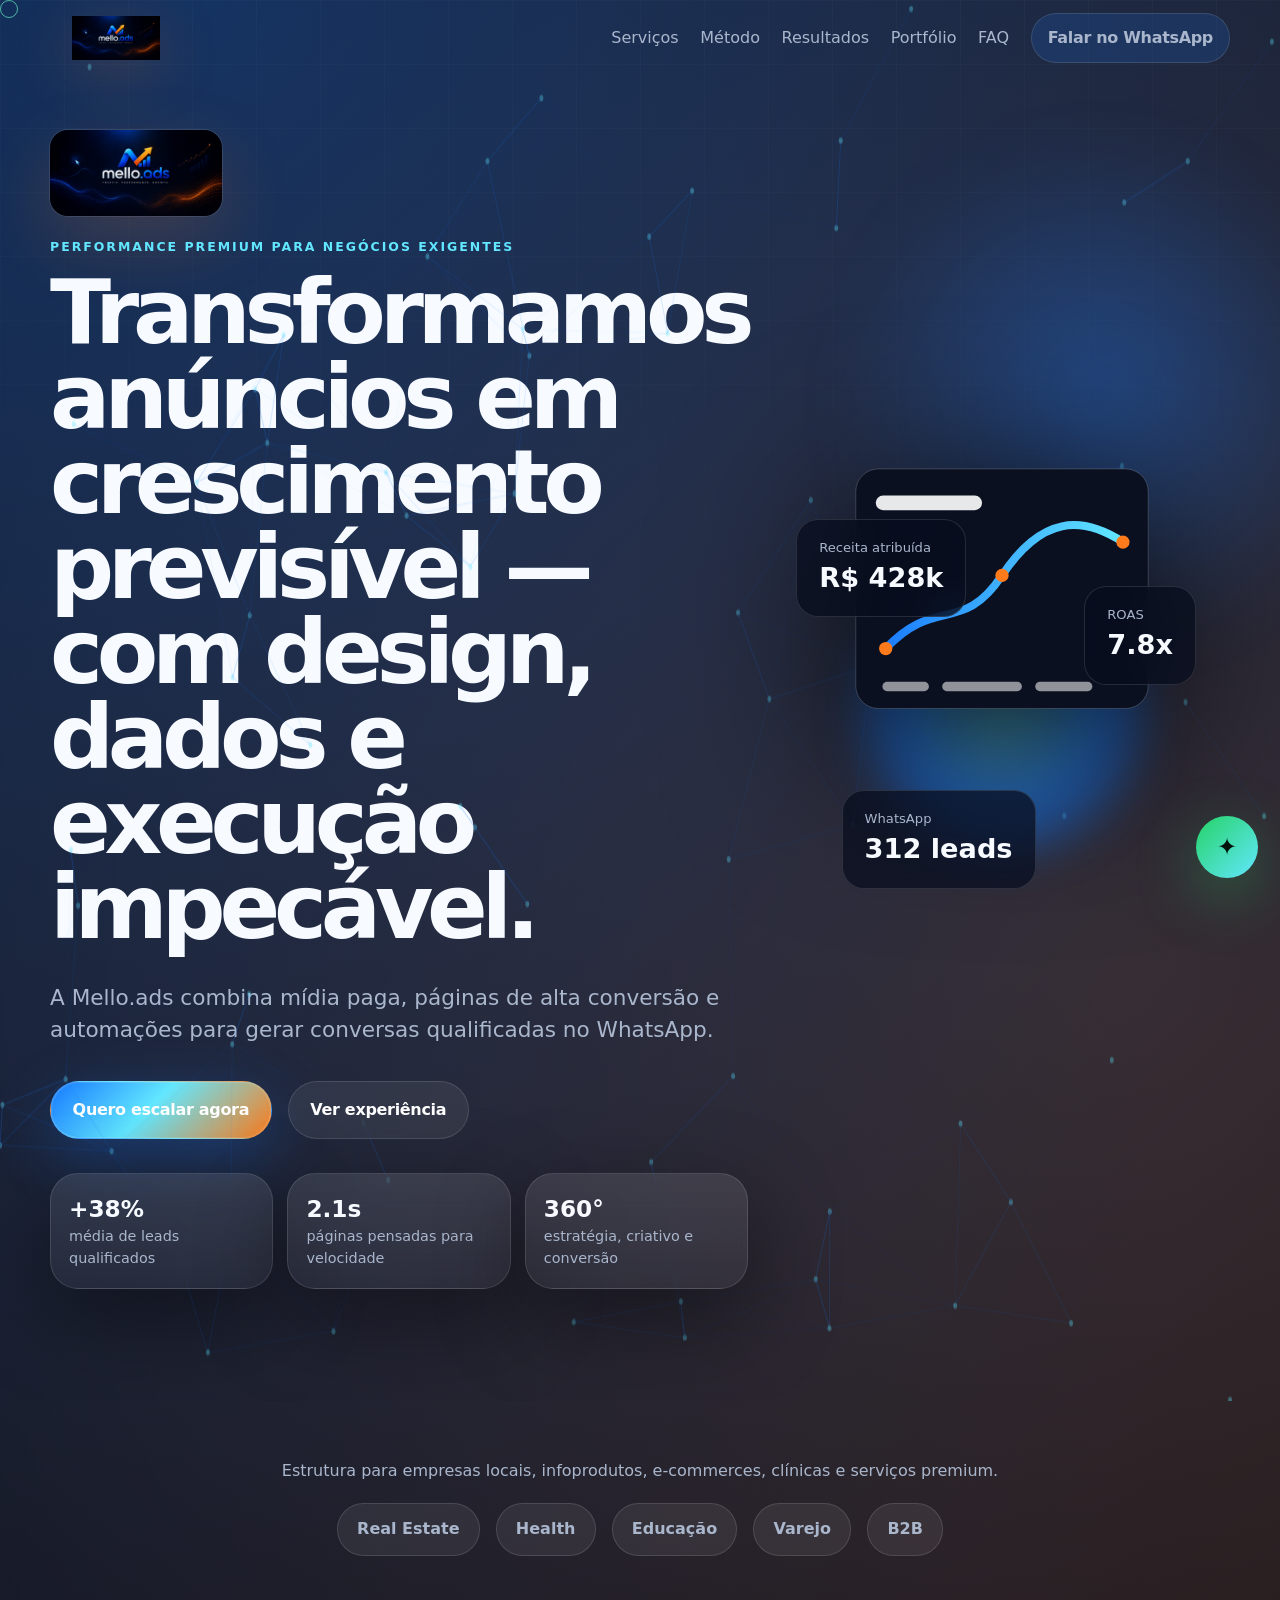
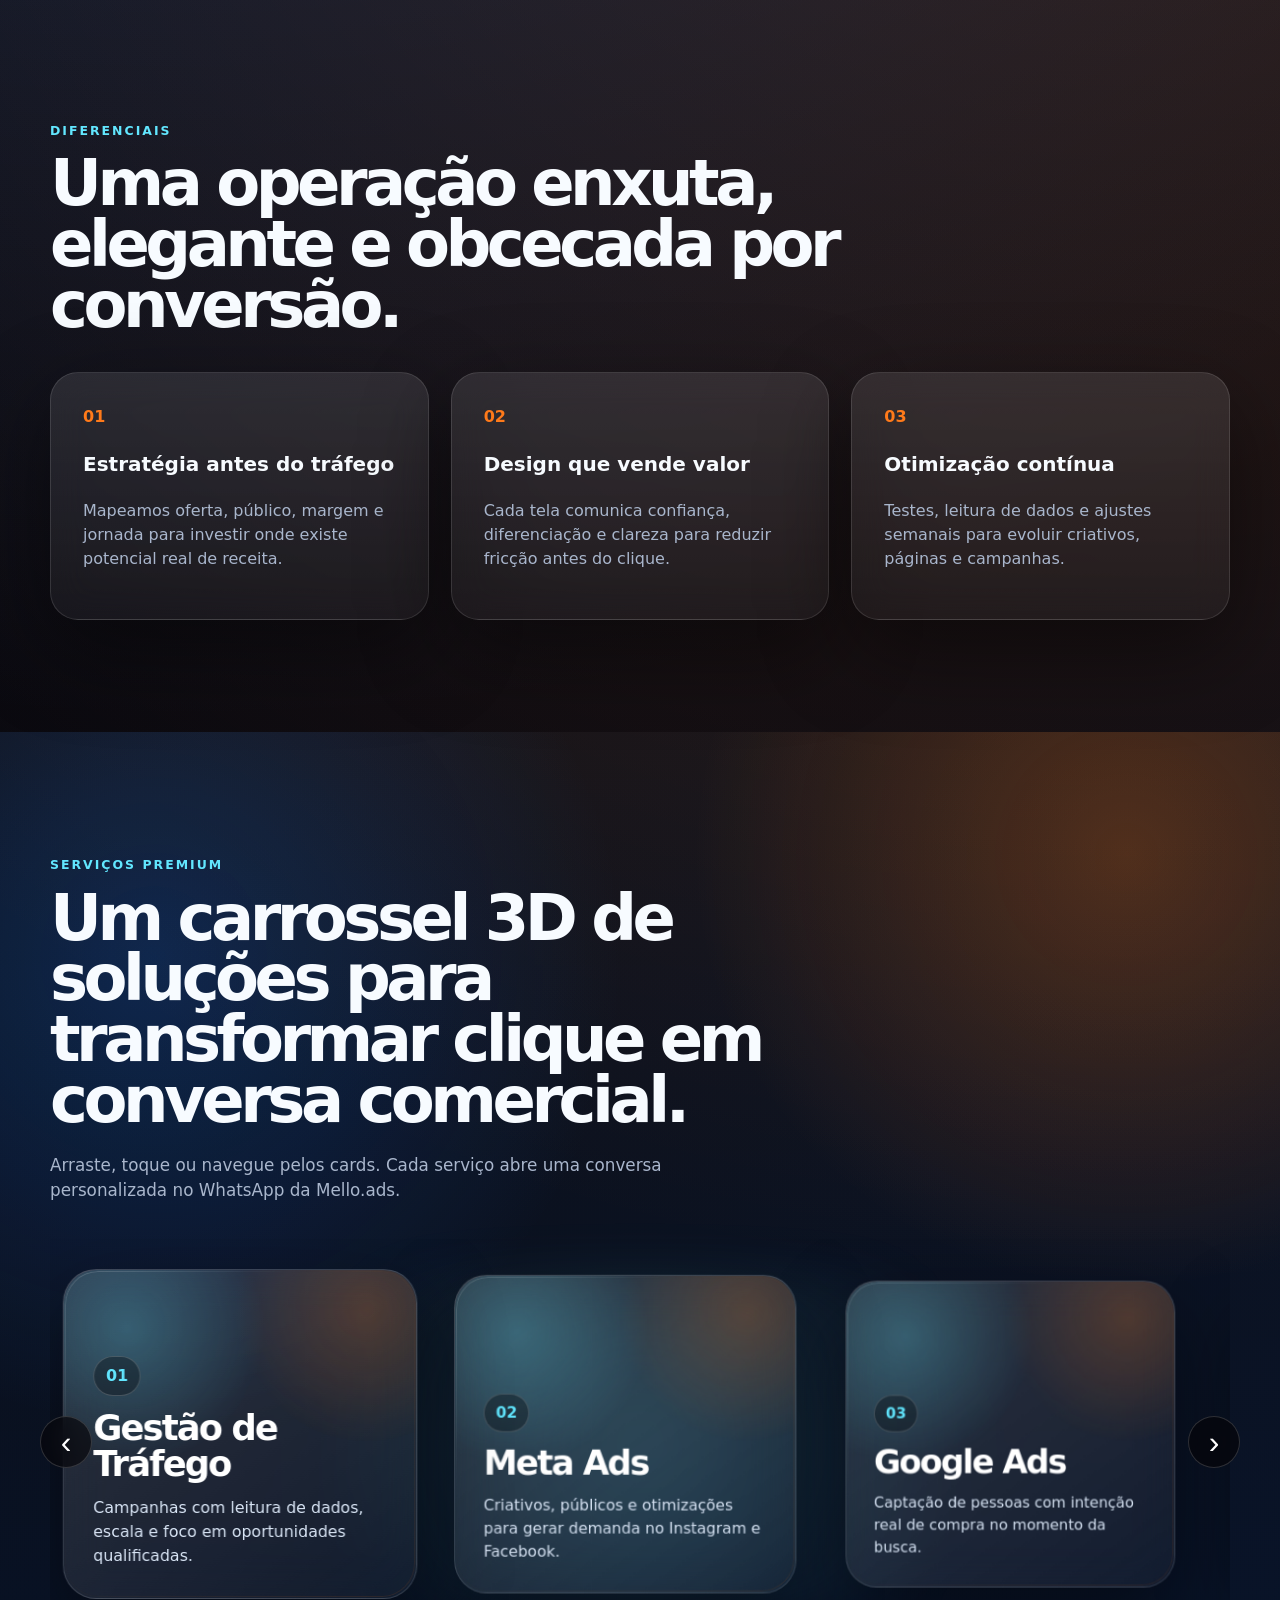
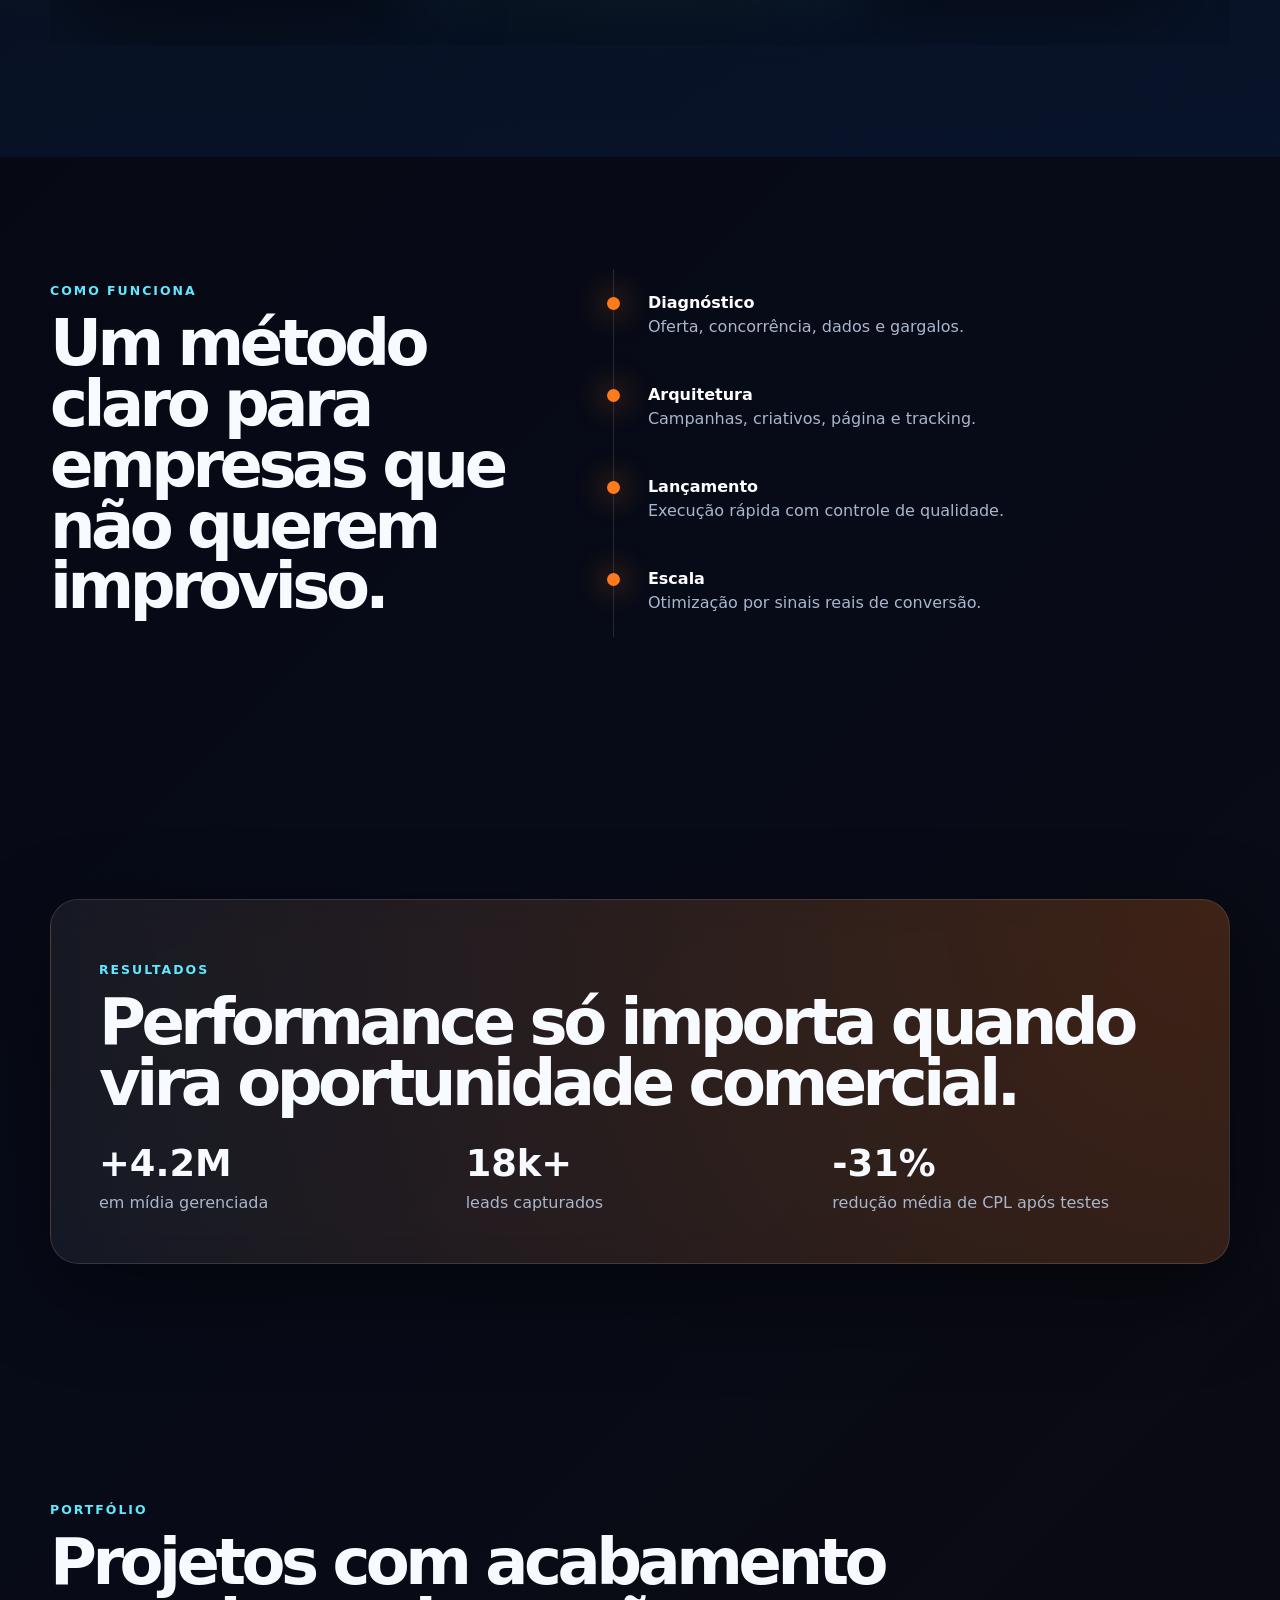
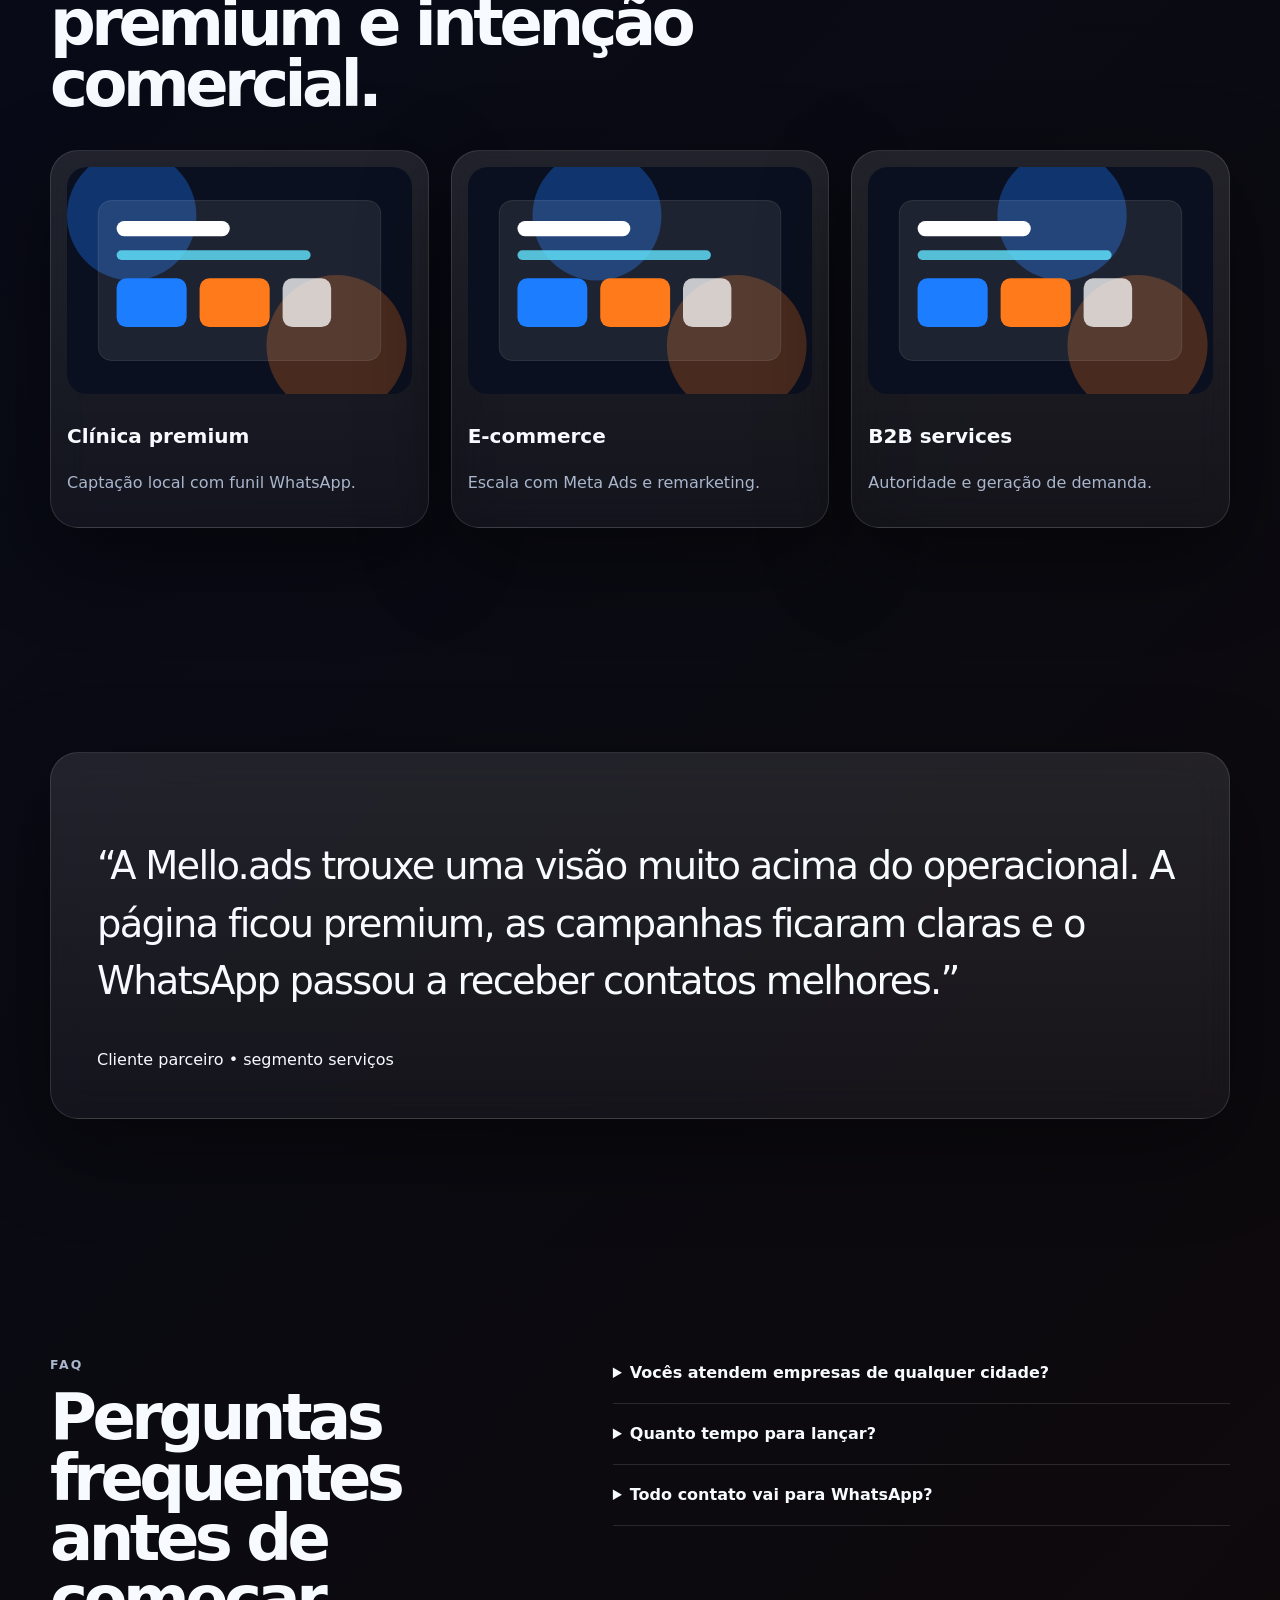
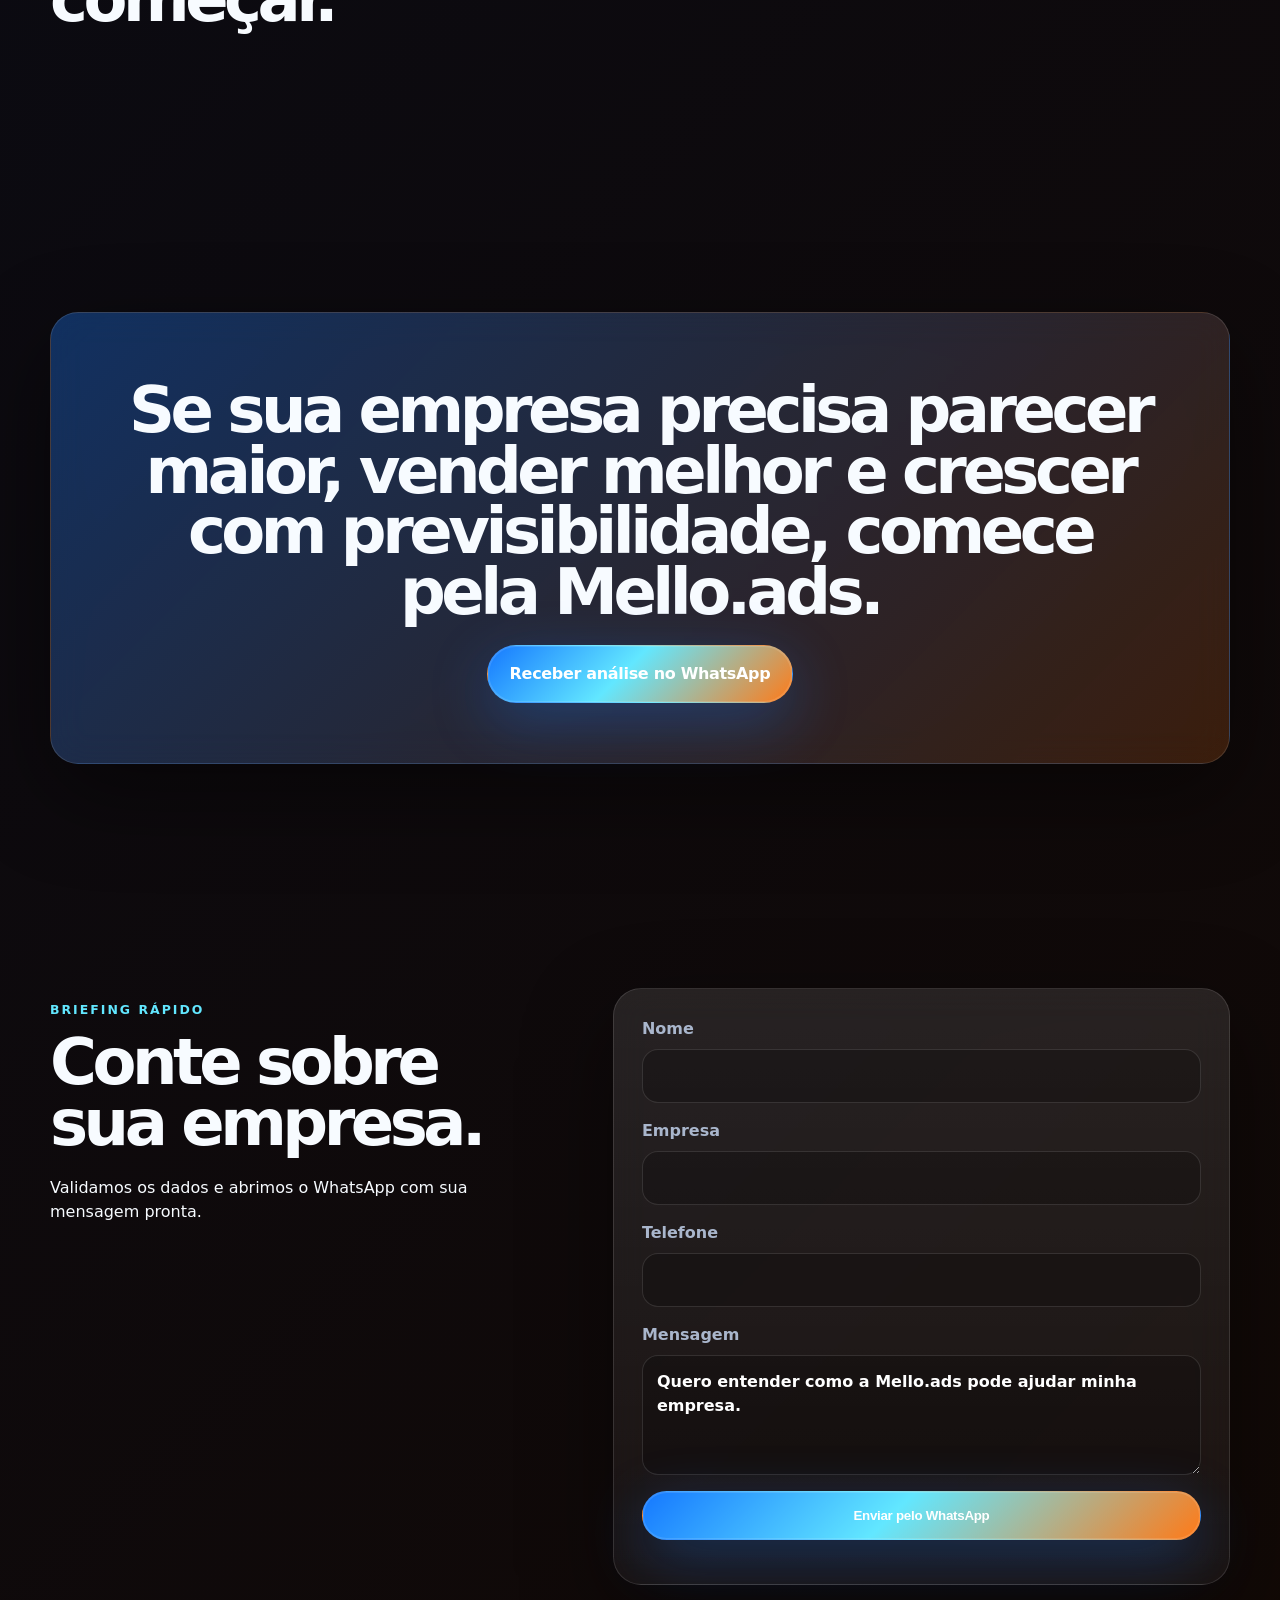
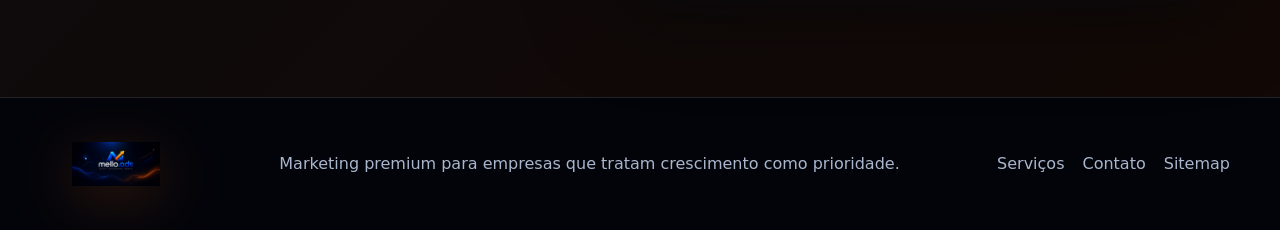
<file: index.html>
<!doctype html>
<html lang="pt-BR">
<head>
  <meta charset="utf-8">
  <meta name="viewport" content="width=device-width, initial-scale=1">
  <title>Mello.ads | Agência premium de tráfego, sites e crescimento</title>
  <meta name="description" content="Mello.ads cria campanhas de Meta Ads, Google Ads, landing pages e automações para empresas que querem crescer com sofisticação, dados e alta performance.">
  <meta name="robots" content="index, follow">
  <meta name="theme-color" content="#05070d">
  <link rel="canonical" href="https://melloads.com.br/">
  <link rel="manifest" href="/manifest.json">
  <link rel="icon" href="/logo-mello_ads-png.jpeg" type="image/jpeg">
  <link rel="apple-touch-icon" href="/logo-mello_ads-png.jpeg">
  <link rel="preload" href="/style.css" as="style">
  <meta property="og:type" content="website">
  <meta property="og:url" content="https://melloads.com.br/">
  <meta property="og:title" content="Mello.ads | Crescimento premium para empresas ambiciosas">
  <meta property="og:description" content="Estratégia, mídia paga, páginas e automações desenhadas para transformar tráfego em conversas qualificadas no WhatsApp.">
  <meta property="og:image" content="https://melloads.com.br/logo-mello_ads-png.jpeg">
  <meta name="twitter:card" content="summary_large_image">
  <meta name="twitter:title" content="Mello.ads | Agência premium de performance">
  <meta name="twitter:description" content="Marketing com tecnologia, design e execução orientada a receita.">
  <meta name="twitter:image" content="https://melloads.com.br/logo-mello_ads-png.jpeg">
  <link rel="stylesheet" href="/style.css">
  <script type="application/ld+json">
  {"@context":"https://schema.org","@type":"ProfessionalService","name":"Mello.ads","url":"https://melloads.com.br/","logo":"https://melloads.com.br/logo-mello_ads-png.jpeg","description":"Agência premium de tráfego pago, sites, landing pages, social media e automação.","areaServed":"BR","priceRange":"$$$","sameAs":["https://www.instagram.com/mello.ads"],"contactPoint":{"@type":"ContactPoint","contactType":"sales","telephone":"+55-71-98380-1169","availableLanguage":"Portuguese"},"serviceType":["Gestão de Tráfego","Meta Ads","Google Ads","Landing Pages","Sites Profissionais","Social Media","Branding","Consultoria","Automação"]}
  </script>
</head>
<body>
  <a class="skip-link" href="#conteudo">Pular para o conteúdo</a>
  <div class="cursor" aria-hidden="true"></div>
  <header class="site-header" data-header>
    <nav class="nav" aria-label="Navegação principal">
      <a class="brand brand-logo" href="#topo" aria-label="Mello.ads início"><img src="/logo-mello_ads-png.jpeg" width="132" height="44" alt="Logo oficial Mello.ads"><span>Mello</span><strong>.ads</strong></a>
      <button class="nav-toggle" aria-expanded="false" aria-controls="menu"><span></span><span></span></button>
      <div class="nav-menu" id="menu">
        <a href="#servicos">Serviços</a><a href="#metodo">Método</a><a href="#resultados">Resultados</a><a href="#portfolio">Portfólio</a><a href="#faq">FAQ</a>
        <a class="btn btn-small" data-whatsapp data-whatsapp-intent="nav" href="https://wa.me/5571983801169" target="_blank" rel="noopener">Falar no WhatsApp</a>
      </div>
    </nav>
  </header>
  <main id="conteudo">
    <section class="hero section" id="topo">
      <canvas id="network" aria-hidden="true"></canvas>
      <div class="hero-glow" aria-hidden="true"></div>
      <div class="container hero-grid">
        <div class="hero-copy reveal">
          <img class="hero-brand-mark" src="/logo-mello_ads-png.jpeg" width="172" height="58" alt="Mello.ads" fetchpriority="high">
          <p class="eyebrow">Performance premium para negócios exigentes</p>
          <h1>Transformamos anúncios em crescimento previsível — com design, dados e execução impecável.</h1>
          <p class="subhead">A Mello.ads combina mídia paga, páginas de alta conversão e automações para gerar conversas qualificadas no WhatsApp.</p>
          <div class="hero-actions"><a class="btn btn-primary" data-whatsapp data-whatsapp-intent="hero" href="https://wa.me/5571983801169" target="_blank" rel="noopener">Quero escalar agora</a><a class="btn btn-ghost" data-whatsapp data-whatsapp-intent="portfolio" href="https://wa.me/5571983801169" target="_blank" rel="noopener">Ver experiência</a></div>
          <dl class="hero-metrics"><div><dt>+38%</dt><dd>média de leads qualificados</dd></div><div><dt>2.1s</dt><dd>páginas pensadas para velocidade</dd></div><div><dt>360°</dt><dd>estratégia, criativo e conversão</dd></div></dl>
        </div>
        <div class="hero-visual reveal" aria-label="Dashboard 3D tecnológico da Mello.ads">
          <div class="orb"></div><div class="dashboard-card main-card"><span>Receita atribuída</span><strong>R$ 428k</strong><i></i></div>
          <div class="dashboard-card float-a"><span>ROAS</span><strong>7.8x</strong></div><div class="dashboard-card float-b"><span>WhatsApp</span><strong>312 leads</strong></div>
          <img src="/assets/images/hero-visual.svg" width="620" height="520" alt="Interface futurista com gráficos de crescimento" fetchpriority="high">
        </div>
      </div>
    </section>
    <section class="logos section compact"><div class="container"><p>Estrutura para empresas locais, infoprodutos, e-commerces, clínicas e serviços premium.</p><div class="logo-row" aria-label="Segmentos atendidos"><span>Real Estate</span><span>Health</span><span>Educação</span><span>Varejo</span><span>B2B</span></div></div></section>
    <section class="section" id="diferenciais"><div class="container"><div class="section-head reveal"><p class="eyebrow">Diferenciais</p><h2>Uma operação enxuta, elegante e obcecada por conversão.</h2></div><div class="cards three"> <article class="card reveal"><b>01</b><h3>Estratégia antes do tráfego</h3><p>Mapeamos oferta, público, margem e jornada para investir onde existe potencial real de receita.</p></article><article class="card reveal"><b>02</b><h3>Design que vende valor</h3><p>Cada tela comunica confiança, diferenciação e clareza para reduzir fricção antes do clique.</p></article><article class="card reveal"><b>03</b><h3>Otimização contínua</h3><p>Testes, leitura de dados e ajustes semanais para evoluir criativos, páginas e campanhas.</p></article></div></div></section>
    <section class="section dark services-premium" id="servicos"><div class="container"><div class="section-head reveal"><p class="eyebrow">Serviços premium</p><h2>Um carrossel 3D de soluções para transformar clique em conversa comercial.</h2><p class="section-note">Arraste, toque ou navegue pelos cards. Cada serviço abre uma conversa personalizada no WhatsApp da Mello.ads.</p></div><div class="service-carousel reveal" data-carousel aria-label="Carrossel 3D de serviços da Mello.ads"><button class="carousel-control prev" type="button" data-carousel-prev aria-label="Serviço anterior">‹</button><div class="carousel-viewport"><div class="carousel-track" data-carousel-track><a class="service-card" data-whatsapp data-whatsapp-intent="trafego" href="https://wa.me/5571983801169" target="_blank" rel="noopener"><span>01</span><h3>Gestão de Tráfego</h3><p>Campanhas com leitura de dados, escala e foco em oportunidades qualificadas.</p></a><a class="service-card" data-whatsapp data-whatsapp-intent="meta_ads" href="https://wa.me/5571983801169" target="_blank" rel="noopener"><span>02</span><h3>Meta Ads</h3><p>Criativos, públicos e otimizações para gerar demanda no Instagram e Facebook.</p></a><a class="service-card" data-whatsapp data-whatsapp-intent="google_ads" href="https://wa.me/5571983801169" target="_blank" rel="noopener"><span>03</span><h3>Google Ads</h3><p>Captação de pessoas com intenção real de compra no momento da busca.</p></a><a class="service-card" data-whatsapp data-whatsapp-intent="landing_pages" href="https://wa.me/5571983801169" target="_blank" rel="noopener"><span>04</span><h3>Landing Pages</h3><p>Páginas premium, rápidas e persuasivas para aumentar conversões no WhatsApp.</p></a><a class="service-card" data-whatsapp data-whatsapp-intent="sites" href="https://wa.me/5571983801169" target="_blank" rel="noopener"><span>05</span><h3>Sites Profissionais</h3><p>Presença digital sofisticada, responsiva e preparada para posicionamento de marca.</p></a><a class="service-card" data-whatsapp data-whatsapp-intent="social_media" href="https://wa.me/5571983801169" target="_blank" rel="noopener"><span>06</span><h3>Social Media</h3><p>Conteúdo estratégico para elevar percepção de valor e consistência comercial.</p></a><a class="service-card" data-whatsapp data-whatsapp-intent="branding" href="https://wa.me/5571983801169" target="_blank" rel="noopener"><span>07</span><h3>Branding</h3><p>Identidade visual e narrativa para marcas que precisam parecer mais premium.</p></a><a class="service-card" data-whatsapp data-whatsapp-intent="automacao" href="https://wa.me/5571983801169" target="_blank" rel="noopener"><span>08</span><h3>Automação</h3><p>Fluxos inteligentes para atendimento, nutrição e velocidade na resposta comercial.</p></a></div></div><button class="carousel-control next" type="button" data-carousel-next aria-label="Próximo serviço">›</button></div></div></section>
    <section class="section" id="metodo"><div class="container split"><div class="section-head reveal"><p class="eyebrow">Como funciona</p><h2>Um método claro para empresas que não querem improviso.</h2></div><ol class="timeline reveal"><li><span>Diagnóstico</span>Oferta, concorrência, dados e gargalos.</li><li><span>Arquitetura</span>Campanhas, criativos, página e tracking.</li><li><span>Lançamento</span>Execução rápida com controle de qualidade.</li><li><span>Escala</span>Otimização por sinais reais de conversão.</li></ol></div></section>
    <section class="section results" id="resultados"><div class="container"><div class="result-panel reveal"><p class="eyebrow">Resultados</p><h2>Performance só importa quando vira oportunidade comercial.</h2><div class="stats"><div><strong>+4.2M</strong><span>em mídia gerenciada</span></div><div><strong>18k+</strong><span>leads capturados</span></div><div><strong>-31%</strong><span>redução média de CPL após testes</span></div></div></div></div></section>
    <section class="section" id="portfolio"><div class="container"><div class="section-head reveal"><p class="eyebrow">Portfólio</p><h2>Projetos com acabamento premium e intenção comercial.</h2></div><div class="portfolio-grid"><article class="work reveal"><img loading="lazy" src="/assets/images/work-1.svg" alt="Landing page premium para clínica"><h3>Clínica premium</h3><p>Captação local com funil WhatsApp.</p></article><article class="work reveal"><img loading="lazy" src="/assets/images/work-2.svg" alt="Dashboard de campanhas para ecommerce"><h3>E-commerce</h3><p>Escala com Meta Ads e remarketing.</p></article><article class="work reveal"><img loading="lazy" src="/assets/images/work-3.svg" alt="Site institucional para empresa B2B"><h3>B2B services</h3><p>Autoridade e geração de demanda.</p></article></div></div></section>
    <section class="section testimonials"><div class="container"><div class="quote reveal"><p>“A Mello.ads trouxe uma visão muito acima do operacional. A página ficou premium, as campanhas ficaram claras e o WhatsApp passou a receber contatos melhores.”</p><span>Cliente parceiro • segmento serviços</span></div></div></section>
    <section class="section faq" id="faq"><div class="container split"><div class="section-head reveal"><p class="eyebrow">FAQ</p><h2>Perguntas frequentes antes de começar.</h2></div><div class="faq-list reveal"><details><summary>Vocês atendem empresas de qualquer cidade?</summary><p>Sim. A operação é digital e preparada para negócios locais, regionais ou nacionais.</p></details><details><summary>Quanto tempo para lançar?</summary><p>Após o diagnóstico, a primeira estrutura pode ir ao ar em poucos dias, dependendo do escopo.</p></details><details><summary>Todo contato vai para WhatsApp?</summary><p>Sim. CTAs, formulário e automações direcionam o visitante para iniciar conversa comercial.</p></details></div></div></section>
    <section class="section final-cta"><div class="container cta-box reveal"><h2>Se sua empresa precisa parecer maior, vender melhor e crescer com previsibilidade, comece pela Mello.ads.</h2><a class="btn btn-primary" data-whatsapp data-whatsapp-intent="cta_final" href="https://wa.me/5571983801169" target="_blank" rel="noopener">Receber análise no WhatsApp</a></div></section>
    <section class="section contact" id="contato"><div class="container split"><div><p class="eyebrow">Briefing rápido</p><h2>Conte sobre sua empresa.</h2><p>Validamos os dados e abrimos o WhatsApp com sua mensagem pronta.</p></div><form class="lead-form" novalidate><label>Nome<input name="nome" autocomplete="name" required minlength="2"></label><label>Empresa<input name="empresa" autocomplete="organization" required minlength="2"></label><label>Telefone<input name="telefone" autocomplete="tel" required pattern="[0-9() +.-]{10,}"></label><label>Mensagem<textarea name="mensagem" required minlength="12">Quero entender como a Mello.ads pode ajudar minha empresa.</textarea></label><button class="btn btn-primary" type="submit">Enviar pelo WhatsApp</button><p class="form-feedback" role="status"></p></form></div></section>
  </main>
  <a class="whatsapp-float" data-whatsapp data-whatsapp-intent="float" data-tooltip="Fale com um especialista" href="https://wa.me/5571983801169" target="_blank" rel="noopener" aria-label="Chamar Mello.ads no WhatsApp">✦</a>
  <footer class="footer"><div class="container footer-grid"><a class="brand brand-logo" href="#topo" aria-label="Mello.ads início"><img src="/logo-mello_ads-png.jpeg" width="132" height="44" alt="Logo oficial Mello.ads"><span>Mello</span><strong>.ads</strong></a><p>Marketing premium para empresas que tratam crescimento como prioridade.</p><nav aria-label="Links do rodapé"><a href="#servicos">Serviços</a><a href="#contato">Contato</a><a href="/sitemap.xml">Sitemap</a></nav></div></footer>
  <script src="/script.js" defer></script>
</body>
</html>
</file>
<file: style.css>
:root{--bg:#05070d;--panel:#0b1020;--text:#f7fbff;--muted:#a9b6cc;--blue:#1c7dff;--cyan:#62e7ff;--orange:#ff7a1a;--line:rgba(255,255,255,.12);--glass:rgba(255,255,255,.07);--shadow:0 30px 90px rgba(0,0,0,.45)}*{box-sizing:border-box}html{scroll-behavior:smooth}body{margin:0;font-family:Inter,ui-sans-serif,system-ui,-apple-system,Segoe UI,Roboto,Arial,sans-serif;background:radial-gradient(circle at 20% 0,#102b65 0,#05070d 34%,#03040a 100%);color:var(--text);line-height:1.5;overflow-x:hidden}body::before{content:"";position:fixed;inset:0;background:linear-gradient(rgba(255,255,255,.025) 1px,transparent 1px),linear-gradient(90deg,rgba(255,255,255,.025) 1px,transparent 1px);background-size:64px 64px;mask-image:linear-gradient(to bottom,#000,transparent 78%);pointer-events:none}.skip-link{position:absolute;left:-999px}.skip-link:focus{left:1rem;top:1rem;z-index:20}.container{width:min(1180px,calc(100% - 40px));margin:auto}.section{padding:112px 0;position:relative}.compact{padding:42px 0}.site-header{position:fixed;top:0;width:100%;z-index:10;transition:.35s}.site-header.scrolled{background:rgba(5,7,13,.74);backdrop-filter:blur(18px);border-bottom:1px solid var(--line)}.nav{width:min(1180px,calc(100% - 32px));height:76px;margin:auto;display:flex;align-items:center;justify-content:space-between}.brand{font-size:1.35rem;text-decoration:none;color:var(--text);letter-spacing:-.04em}.brand span{font-weight:800}.brand strong{color:var(--orange)}.nav-menu{display:flex;gap:1.35rem;align-items:center}.nav a,.footer a{color:var(--muted);text-decoration:none}.nav a:hover,.footer a:hover{color:#fff}.nav-toggle{display:none;background:none;border:0}.nav-toggle span{display:block;width:24px;height:2px;margin:5px;background:#fff}.btn{display:inline-flex;align-items:center;justify-content:center;border:1px solid var(--line);border-radius:999px;padding:1rem 1.35rem;color:#fff;text-decoration:none;font-weight:800;letter-spacing:-.02em;transition:transform .25s,box-shadow .25s,background .25s}.btn:hover{transform:translateY(-3px)}.btn:active{transform:scale(.98)}.btn-primary{background:linear-gradient(135deg,var(--blue),var(--cyan) 48%,var(--orange));box-shadow:0 18px 60px rgba(28,125,255,.33)}.btn-ghost{background:var(--glass);backdrop-filter:blur(16px)}.btn-small{padding:.72rem 1rem;background:rgba(28,125,255,.16)}.hero{min-height:100vh;display:grid;align-items:center;padding-top:130px;overflow:hidden}#network{position:absolute;inset:0;width:100%;height:100%;opacity:.48}.hero-glow{position:absolute;width:48vw;height:48vw;right:-10vw;top:10vh;background:radial-gradient(circle,var(--blue),transparent 62%);filter:blur(32px);opacity:.36}.hero-grid{display:grid;grid-template-columns:1.05fr .95fr;gap:48px;align-items:center}.eyebrow{text-transform:uppercase;color:var(--cyan);font-size:.78rem;font-weight:900;letter-spacing:.16em}.h1,h1,h2{letter-spacing:-.07em;line-height:.95;margin:.1em 0 .35em}h1{font-size:clamp(3.15rem,7vw,6.8rem)}h2{font-size:clamp(2.35rem,5vw,4.5rem)}h3{font-size:1.25rem}.subhead{font-size:clamp(1.1rem,2vw,1.35rem);color:var(--muted);max-width:690px}.hero-actions{display:flex;gap:1rem;flex-wrap:wrap;margin:34px 0}.hero-metrics{display:grid;grid-template-columns:repeat(3,1fr);gap:14px;margin:0}.hero-metrics div,.card,.work,.lead-form,.quote,.cta-box,.result-panel{background:linear-gradient(180deg,rgba(255,255,255,.1),rgba(255,255,255,.045));border:1px solid var(--line);border-radius:28px;box-shadow:var(--shadow);backdrop-filter:blur(18px)}.hero-metrics div{padding:18px}.hero-metrics dt{font-size:1.45rem;font-weight:900}.hero-metrics dd{margin:0;color:var(--muted);font-size:.9rem}.hero-visual{min-height:560px;position:relative;perspective:900px}.hero-visual img{width:100%;height:auto;filter:drop-shadow(0 40px 90px #000);animation:float 6s ease-in-out infinite}.orb{position:absolute;inset:16% 12%;background:radial-gradient(circle,#63e7ff,#1c7dff 42%,transparent 65%);filter:blur(20px);opacity:.72}.dashboard-card{position:absolute;z-index:2;padding:18px 22px;border:1px solid var(--line);border-radius:22px;background:rgba(8,13,30,.72);backdrop-filter:blur(16px)}.dashboard-card span{display:block;color:var(--muted);font-size:.82rem}.dashboard-card strong{font-size:1.7rem}.main-card{left:0;top:16%}.float-a{right:3%;top:28%;animation:float 5s infinite}.float-b{left:11%;bottom:18%;animation:float 7s infinite reverse}.logos{text-align:center;color:var(--muted)}.logo-row{display:flex;gap:1rem;justify-content:center;flex-wrap:wrap;margin-top:20px}.logo-row span,.service-grid a{border:1px solid var(--line);border-radius:999px;padding:.85rem 1.2rem;background:var(--glass);font-weight:800}.section-head{max-width:840px;margin-bottom:36px}.cards.three{display:grid;grid-template-columns:repeat(3,1fr);gap:22px}.card{padding:32px}.card b{color:var(--orange)}.card p,.work p,.faq p,.footer p{color:var(--muted)}.dark{background:linear-gradient(180deg,rgba(255,255,255,.03),rgba(28,125,255,.08))}.service-grid{display:grid;grid-template-columns:repeat(3,1fr);gap:16px}.service-grid a{border-radius:24px;min-height:96px;display:flex;align-items:center;color:#fff;text-decoration:none;transition:transform .25s,box-shadow .25s,background .25s}.service-grid a:hover{transform:translateY(-4px);box-shadow:0 20px 55px rgba(28,125,255,.22);background:rgba(28,125,255,.18)}.split{display:grid;grid-template-columns:.9fr 1.1fr;gap:58px;align-items:start}.timeline{margin:0;padding:0;list-style:none}.timeline li{padding:22px 0 22px 34px;border-left:1px solid var(--line);color:var(--muted);position:relative}.timeline li::before{content:"";position:absolute;left:-7px;top:28px;width:13px;height:13px;border-radius:50%;background:var(--orange);box-shadow:0 0 30px var(--orange)}.timeline span{display:block;color:#fff;font-weight:900}.result-panel{padding:48px;background:radial-gradient(circle at top right,rgba(255,122,26,.22),rgba(255,255,255,.06))}.stats{display:grid;grid-template-columns:repeat(3,1fr);gap:18px}.stats strong{display:block;font-size:2.3rem}.stats span{color:var(--muted)}.portfolio-grid{display:grid;grid-template-columns:repeat(3,1fr);gap:22px}.work{padding:16px}.work img{width:100%;border-radius:20px}.quote{padding:46px}.quote p{font-size:clamp(1.5rem,3vw,2.5rem);letter-spacing:-.045em}.faq-list details{border-bottom:1px solid var(--line);padding:18px 0}.faq-list summary{cursor:pointer;font-weight:900}.cta-box{text-align:center;padding:60px;background:linear-gradient(135deg,rgba(28,125,255,.34),rgba(255,122,26,.18))}.lead-form{padding:28px;display:grid;gap:16px}.lead-form label{display:grid;gap:8px;color:var(--muted);font-weight:800}.lead-form input,.lead-form textarea{width:100%;border:1px solid var(--line);border-radius:16px;background:rgba(0,0,0,.22);color:#fff;padding:14px;font:inherit}.lead-form textarea{min-height:120px}.lead-form input:focus,.lead-form textarea:focus{outline:2px solid var(--cyan)}.form-feedback{margin:0;color:var(--cyan)}.whatsapp-float{position:fixed;right:22px;bottom:22px;width:62px;height:62px;border-radius:50%;display:grid;place-items:center;background:linear-gradient(135deg,#25d366,var(--cyan));color:#00120a;text-decoration:none;font-size:1.5rem;font-weight:900;box-shadow:0 18px 60px rgba(37,211,102,.35);z-index:9;animation:whatsappPulse 2.8s ease-in-out infinite}.whatsapp-float::before{content:attr(data-tooltip);position:absolute;right:74px;white-space:nowrap;border:1px solid var(--line);border-radius:999px;padding:.65rem .9rem;background:rgba(5,7,13,.88);color:#fff;font-size:.82rem;opacity:0;transform:translateX(8px);transition:.25s;pointer-events:none}.whatsapp-float:hover::before,.whatsapp-float:focus-visible::before{opacity:1;transform:none}.footer{border-top:1px solid var(--line);padding:38px 0;background:#03040a}.footer-grid{display:flex;align-items:center;justify-content:space-between;gap:22px}.footer nav{display:flex;gap:18px}.reveal{opacity:0;transform:translateY(24px);transition:opacity .7s,transform .7s}.reveal.visible{opacity:1;transform:none}.cursor{position:fixed;width:18px;height:18px;border:1px solid var(--cyan);border-radius:50%;pointer-events:none;z-index:30;mix-blend-mode:difference;display:none}@keyframes float{50%{transform:translateY(-18px) rotateX(3deg) rotateY(-4deg)}}@keyframes whatsappPulse{0%,100%{box-shadow:0 18px 60px rgba(37,211,102,.35)}50%{box-shadow:0 18px 60px rgba(37,211,102,.55),0 0 0 10px rgba(37,211,102,.08)}}@media (pointer:fine){.cursor{display:block}}@media (max-width:900px){.nav-toggle{display:block}.nav-menu{position:fixed;inset:76px 16px auto 16px;display:none;flex-direction:column;padding:24px;border:1px solid var(--line);border-radius:24px;background:rgba(5,7,13,.94)}.nav-menu.open{display:flex}.hero-grid,.split{grid-template-columns:1fr}.hero-visual{min-height:430px}.cards.three,.service-grid,.stats,.portfolio-grid{grid-template-columns:1fr}.hero-metrics{grid-template-columns:1fr}.section{padding:78px 0}.footer-grid{align-items:flex-start;flex-direction:column}}@media (prefers-reduced-motion:reduce){*,*::before,*::after{animation:none!important;transition:none!important;scroll-behavior:auto!important}}

/* Official Mello.ads identity + premium 3D services carousel */
:root{
  --brand-ink:#050407;
  --brand-blue:#1578ff;
  --brand-orange:#ff7a18;
  --brand-cream:#fff7ef;
}
.brand-logo{display:inline-flex;align-items:center;gap:.7rem}
.brand-logo img{width:132px;height:44px;object-fit:contain;border-radius:14px;filter:drop-shadow(0 12px 28px rgba(255,122,24,.18))}
.brand-logo span,.brand-logo strong{display:none}
.hero-brand-mark{display:block;width:min(172px,48vw);height:auto;margin-bottom:1.4rem;border-radius:18px;box-shadow:0 24px 70px rgba(255,122,24,.18),0 0 0 1px rgba(255,255,255,.1)}
body{background:radial-gradient(circle at 15% 0,rgba(21,120,255,.36),transparent 28%),radial-gradient(circle at 88% 12%,rgba(255,122,24,.22),transparent 26%),linear-gradient(135deg,#050407 0%,#070b18 48%,#120905 100%)}
.btn-primary{background:linear-gradient(135deg,var(--brand-blue),#62e7ff 45%,var(--brand-orange));box-shadow:0 18px 60px rgba(21,120,255,.32),0 0 0 1px rgba(255,255,255,.12) inset}
.services-premium{overflow:hidden;background:radial-gradient(circle at 12% 22%,rgba(21,120,255,.22),transparent 34%),radial-gradient(circle at 88% 12%,rgba(255,122,24,.24),transparent 30%),linear-gradient(180deg,rgba(255,255,255,.035),rgba(21,120,255,.08))}
.section-note{max-width:720px;color:var(--muted);font-size:1.05rem}
.service-carousel{position:relative;margin-top:28px;perspective:1200px;isolation:isolate}
.service-carousel::before{content:"";position:absolute;inset:9% 5%;background:radial-gradient(circle,rgba(98,231,255,.18),transparent 58%);filter:blur(28px);z-index:-1}
.carousel-viewport{overflow:hidden;padding:30px 10px 46px;cursor:grab;touch-action:pan-y;user-select:none}
.carousel-viewport.dragging{cursor:grabbing}
.carousel-track{display:flex;gap:22px;transform-style:preserve-3d;transition:transform .55s cubic-bezier(.22,1,.36,1);will-change:transform}
.service-card{flex:0 0 min(360px,82vw);min-height:330px;position:relative;display:flex;flex-direction:column;justify-content:flex-end;gap:14px;padding:30px;border:1px solid rgba(255,255,255,.14);border-radius:34px;color:#fff;text-decoration:none;background:linear-gradient(145deg,rgba(255,255,255,.14),rgba(255,255,255,.045));box-shadow:0 34px 90px rgba(0,0,0,.42);backdrop-filter:blur(22px);transform:rotateY(-10deg) translateZ(0);transition:transform .35s,box-shadow .35s,border-color .35s,background .35s}
.service-card::before{content:"";position:absolute;inset:0;border-radius:inherit;background:radial-gradient(circle at 18% 18%,rgba(98,231,255,.30),transparent 35%),radial-gradient(circle at 86% 12%,rgba(255,122,24,.25),transparent 32%);opacity:.82;pointer-events:none}
.service-card::after{content:"";position:absolute;inset:1px;border-radius:inherit;background:linear-gradient(135deg,rgba(255,255,255,.18),transparent 34%,rgba(255,122,24,.12));mask:linear-gradient(#000,#000) content-box,linear-gradient(#000,#000);mask-composite:exclude;padding:1px;pointer-events:none}
.service-card:hover,.service-card:focus-visible{transform:rotateY(0) translateY(-12px) scale(1.015);box-shadow:0 42px 110px rgba(21,120,255,.24),0 20px 80px rgba(255,122,24,.16);border-color:rgba(255,255,255,.28);outline:none}
.service-card span,.service-card h3,.service-card p{position:relative;z-index:1}
.service-card span{width:max-content;border:1px solid rgba(255,255,255,.18);border-radius:999px;padding:.45rem .75rem;color:var(--cyan);font-weight:900;background:rgba(5,4,7,.34)}
.service-card h3{margin:0;font-size:clamp(1.65rem,3vw,2.25rem);letter-spacing:-.055em;line-height:1}
.service-card p{margin:0;color:#d9e5f5;max-width:29ch}
.carousel-control{position:absolute;top:50%;transform:translateY(-50%);z-index:2;width:52px;height:52px;border:1px solid rgba(255,255,255,.16);border-radius:50%;display:grid;place-items:center;background:rgba(5,4,7,.62);color:#fff;font-size:2rem;backdrop-filter:blur(14px);cursor:pointer;transition:.25s}
.carousel-control:hover,.carousel-control:focus-visible{background:linear-gradient(135deg,rgba(21,120,255,.72),rgba(255,122,24,.72));transform:translateY(-50%) scale(1.06);outline:none}
.carousel-control.prev{left:-10px}.carousel-control.next{right:-10px}
@media (max-width:760px){.brand-logo img{width:112px;height:38px}.hero-brand-mark{width:146px}.carousel-control{display:none}.carousel-viewport{padding-inline:0}.service-card{flex-basis:84vw;min-height:300px;padding:24px}}
</file>
